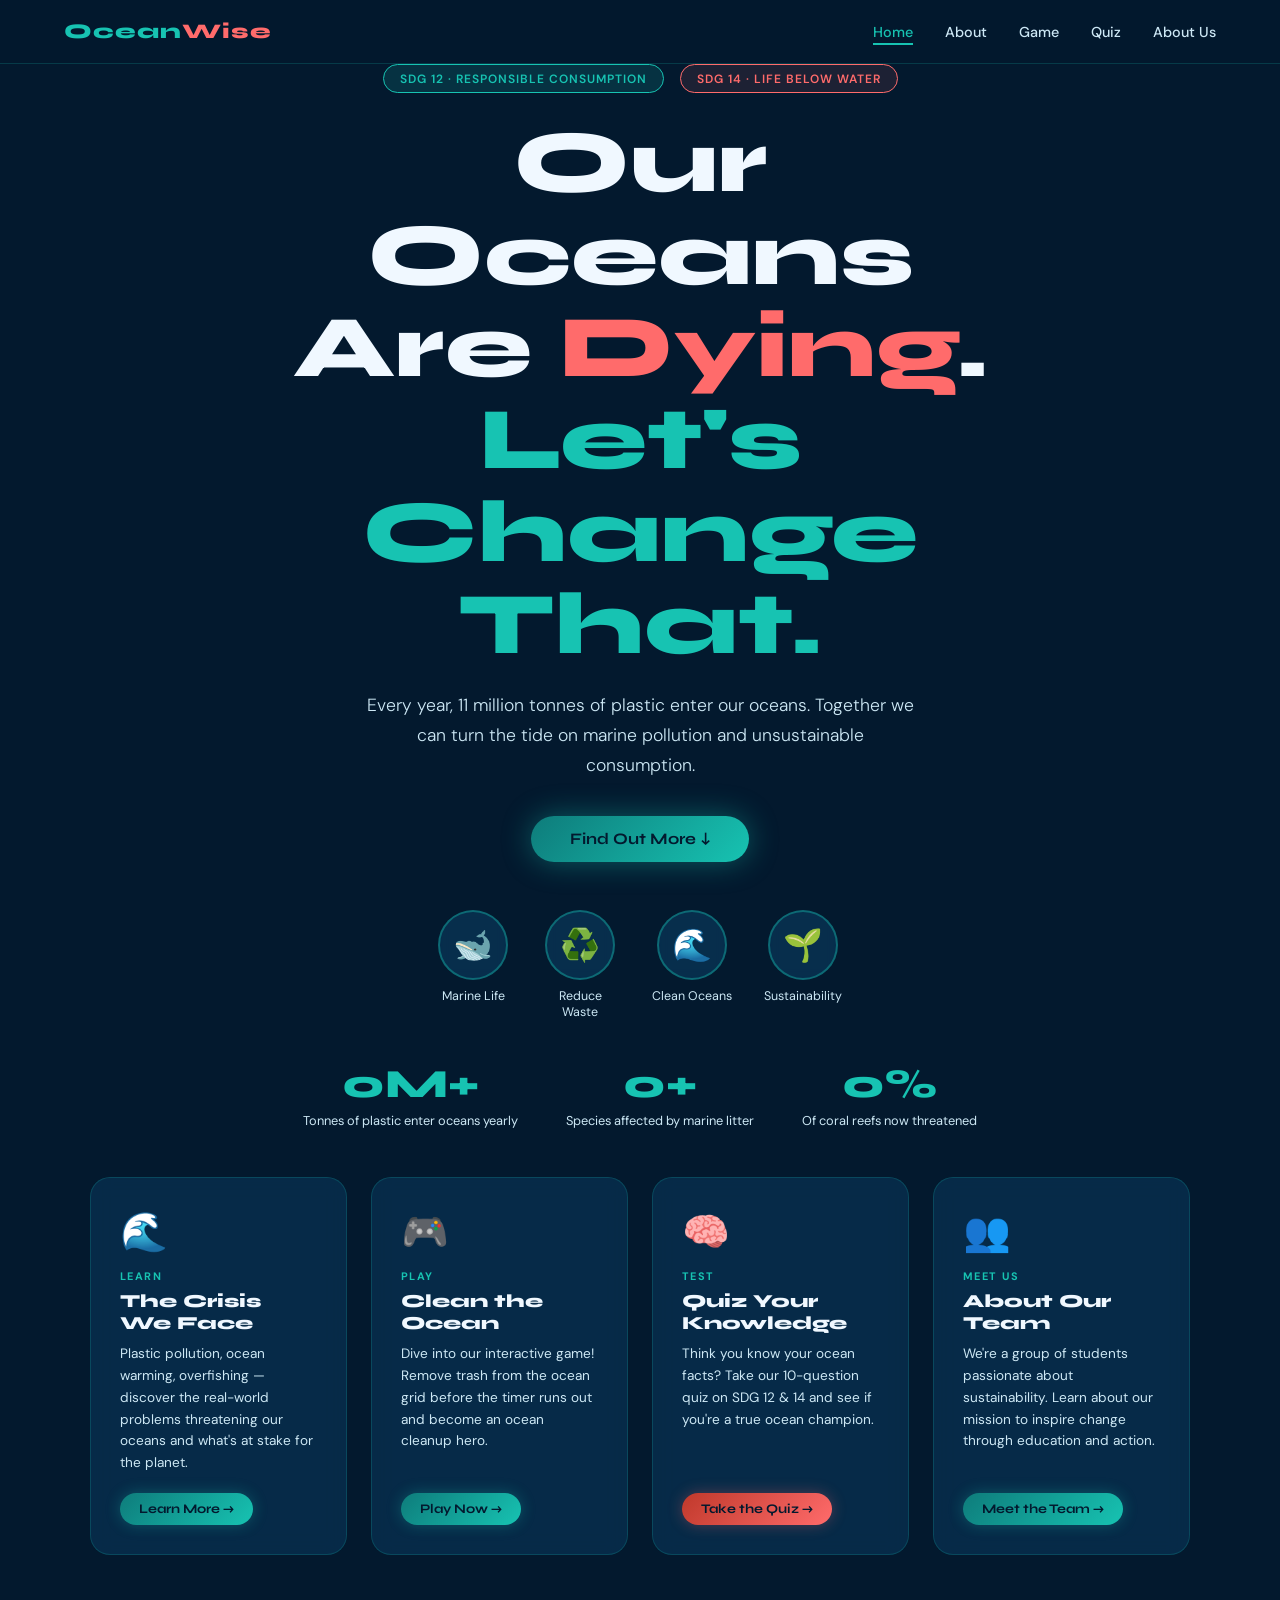
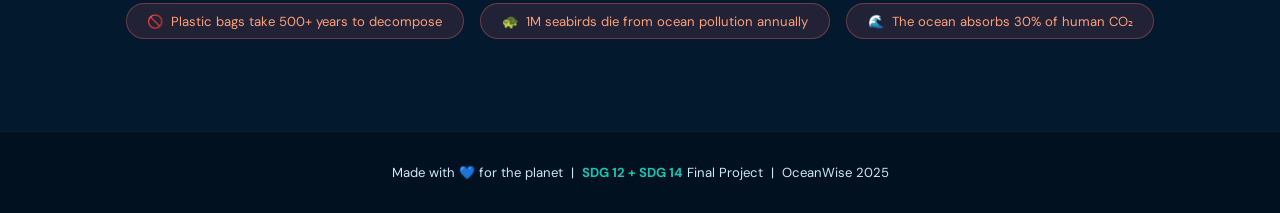
<file: index.html>
<!DOCTYPE html>
<html lang="en">
<head>
<meta charset="UTF-8">
<meta name="viewport" content="width=device-width, initial-scale=1.0">
<title>OceanWise — SDG 12 & 14</title>
<link href="https://fonts.googleapis.com/css2?family=Syne:wght@400;600;700;800&family=DM+Sans:ital,wght@0,300;0,400;0,500;1,300&display=swap" rel="stylesheet">
<link rel="stylesheet" href="index.css">
</head>
<body>
 
<nav>
  <a href="index.html" class="nav-logo">Ocean<span>Wise</span></a>
  <ul class="nav-links" id="navLinks">
    <li><a href="index.html" class="active">Home</a></li>
    <li><a href="about.html">About</a></li>
    <li><a href="game.html">Game</a></li>
    <li><a href="quiz.html">Quiz</a></li>
    <li><a href="aboutus.html">About Us</a></li>
  </ul>
  <div class="nav-burger" onclick="document.getElementById('navLinks').classList.toggle('open')">
    <span></span><span></span><span></span>
  </div>
</nav>
 
<section id="home">
  <canvas id="wave-canvas"></canvas>
 
  <!-- Hero -->
  <div class="home-content">
    <div class="sdg-badges">
      <div class="badge">SDG 12 · Responsible Consumption</div>
      <div class="badge coral">SDG 14 · Life Below Water</div>
    </div>
    <h1 class="home-title">
      Our Oceans<br>Are <span class="accent2">Dying</span>.<br>
      <span class="accent">Let's Change That.</span>
    </h1>
    <p class="home-sub">Every year, 11 million tonnes of plastic enter our oceans. Together we can turn the tide on marine pollution and unsustainable consumption.</p>
    <a href="about.html" class="btn-primary">Find Out More ↓</a>
  </div>
 
  <!-- Floating icons -->
  <div class="icons-row">
    <div class="icon-item"><div class="icon-circle">🐋</div><div class="icon-label">Marine Life</div></div>
    <div class="icon-item"><div class="icon-circle">♻️</div><div class="icon-label">Reduce Waste</div></div>
    <div class="icon-item"><div class="icon-circle">🌊</div><div class="icon-label">Clean Oceans</div></div>
    <div class="icon-item"><div class="icon-circle">🌱</div><div class="icon-label">Sustainability</div></div>
  </div>
 
  <!-- Counters -->
  <div class="counters">
    <div class="counter-item">
      <div><span class="counter-num" data-target="11">0</span><span class="counter-suffix">M+</span></div>
      <div class="counter-label">Tonnes of plastic enter oceans yearly</div>
    </div>
    <div class="counter-item">
      <div><span class="counter-num" data-target="700">0</span><span class="counter-suffix">+</span></div>
      <div class="counter-label">Species affected by marine litter</div>
    </div>
    <div class="counter-item">
      <div><span class="counter-num" data-target="50">0</span><span class="counter-suffix">%</span></div>
      <div class="counter-label">Of coral reefs now threatened</div>
    </div>
  </div>
 
  <!-- Section preview cards -->
  <div class="sections-grid">
    <div class="section-card">
      <div class="sc-icon">🌊</div>
      <div class="sc-tag">Learn</div>
      <div class="sc-title">The Crisis We Face</div>
      <div class="sc-desc">Plastic pollution, ocean warming, overfishing — discover the real-world problems threatening our oceans and what's at stake for the planet.</div>
      <a href="about.html" class="btn-learn">Learn More →</a>
    </div>
    <div class="section-card">
      <div class="sc-icon">🎮</div>
      <div class="sc-tag">Play</div>
      <div class="sc-title">Clean the Ocean</div>
      <div class="sc-desc">Dive into our interactive game! Remove trash from the ocean grid before the timer runs out and become an ocean cleanup hero.</div>
      <a href="game.html" class="btn-learn">Play Now →</a>
    </div>
    <div class="section-card">
      <div class="sc-icon">🧠</div>
      <div class="sc-tag">Test</div>
      <div class="sc-title">Quiz Your Knowledge</div>
      <div class="sc-desc">Think you know your ocean facts? Take our 10-question quiz on SDG 12 & 14 and see if you're a true ocean champion.</div>
      <a href="quiz.html" class="btn-learn coral-btn">Take the Quiz →</a>
    </div>
    <div class="section-card">
      <div class="sc-icon">👥</div>
      <div class="sc-tag">Meet Us</div>
      <div class="sc-title">About Our Team</div>
      <div class="sc-desc">We're a group of students passionate about sustainability. Learn about our mission to inspire change through education and action.</div>
      <a href="aboutus.html" class="btn-learn">Meet the Team →</a>
    </div>
  </div>
 
  <!-- Awareness pills -->
  <div class="awareness-strip">
    <div class="awareness-pill"><span>🚫</span> Plastic bags take 500+ years to decompose</div>
    <div class="awareness-pill"><span>🐢</span> 1M seabirds die from ocean pollution annually</div>
    <div class="awareness-pill"><span>🌊</span> The ocean absorbs 30% of human CO₂</div>
  </div>
</section>
 
<footer>
  <p>Made with 💙 for the planet &nbsp;|&nbsp; <strong>SDG 12 + SDG 14</strong> Final Project &nbsp;|&nbsp; OceanWise 2025</p>
</footer>
 
<script scr="index.js"></script>
</body>
</html>
</file>
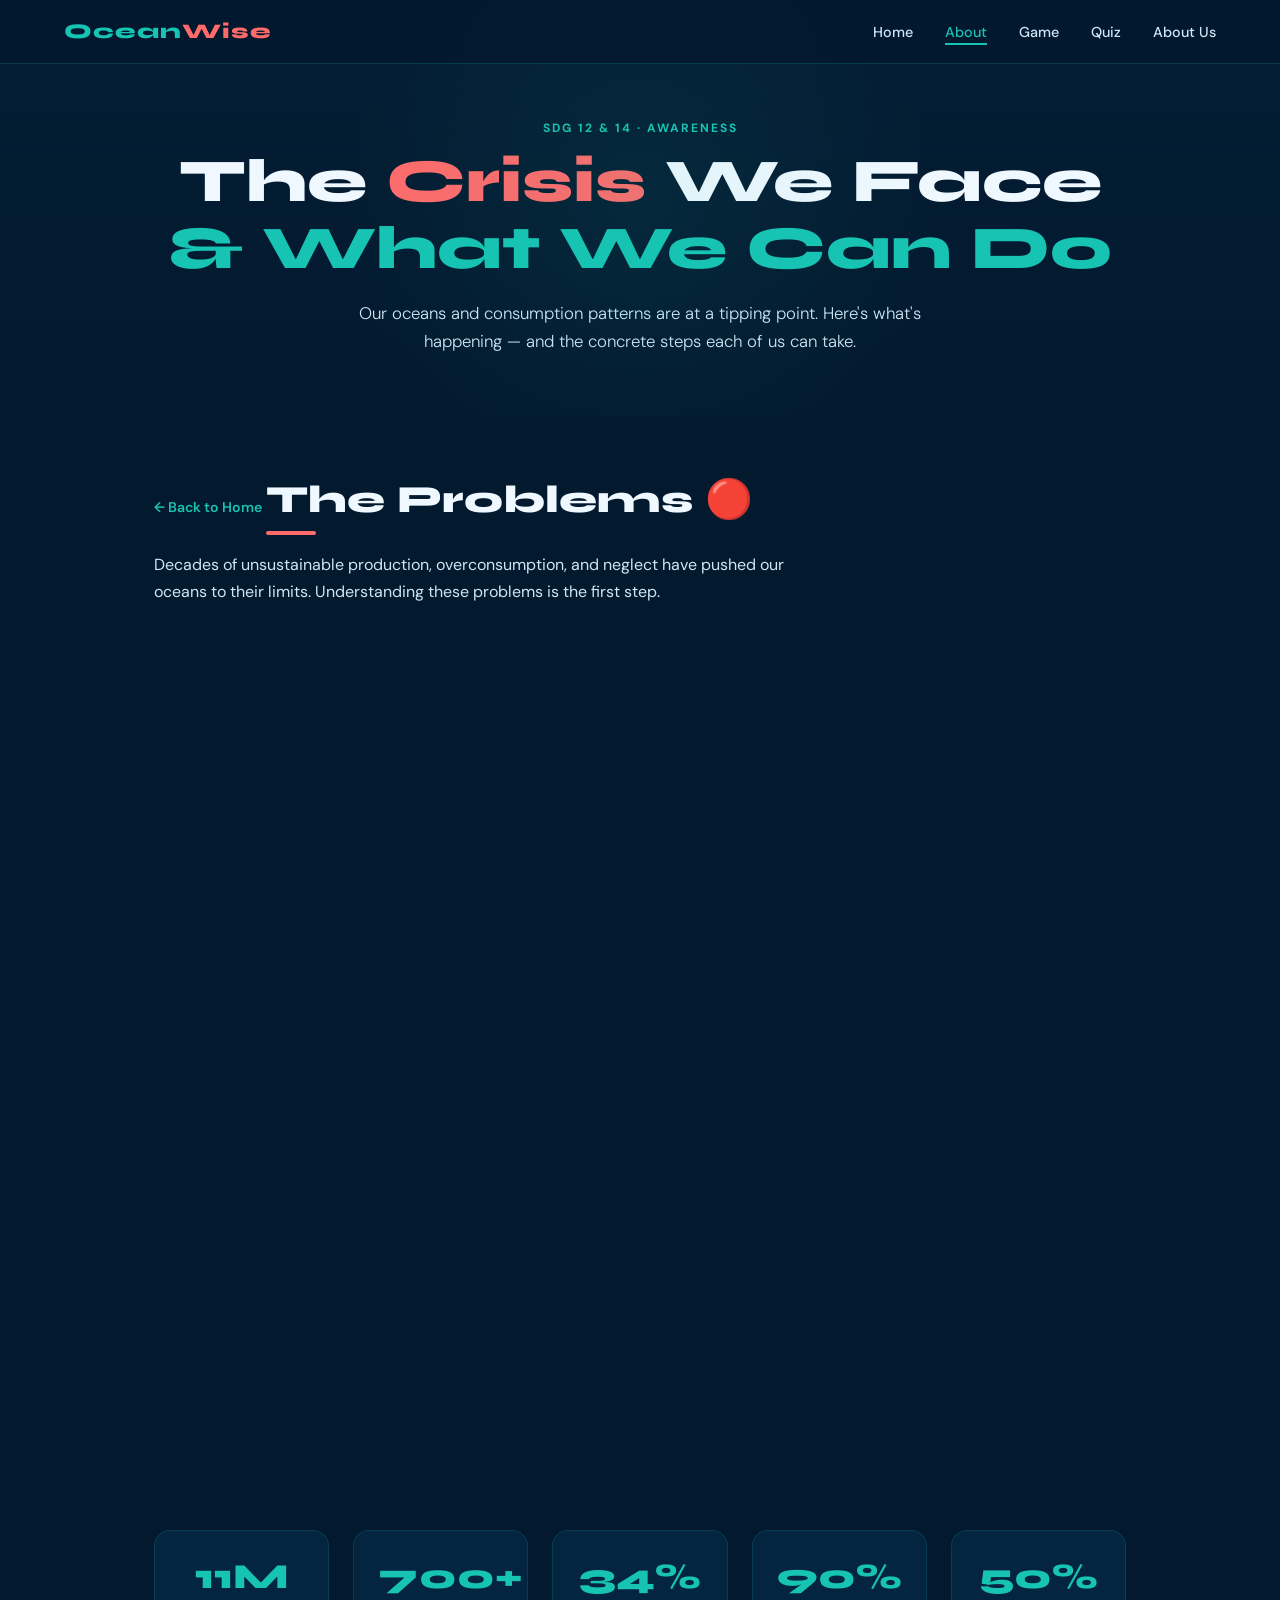
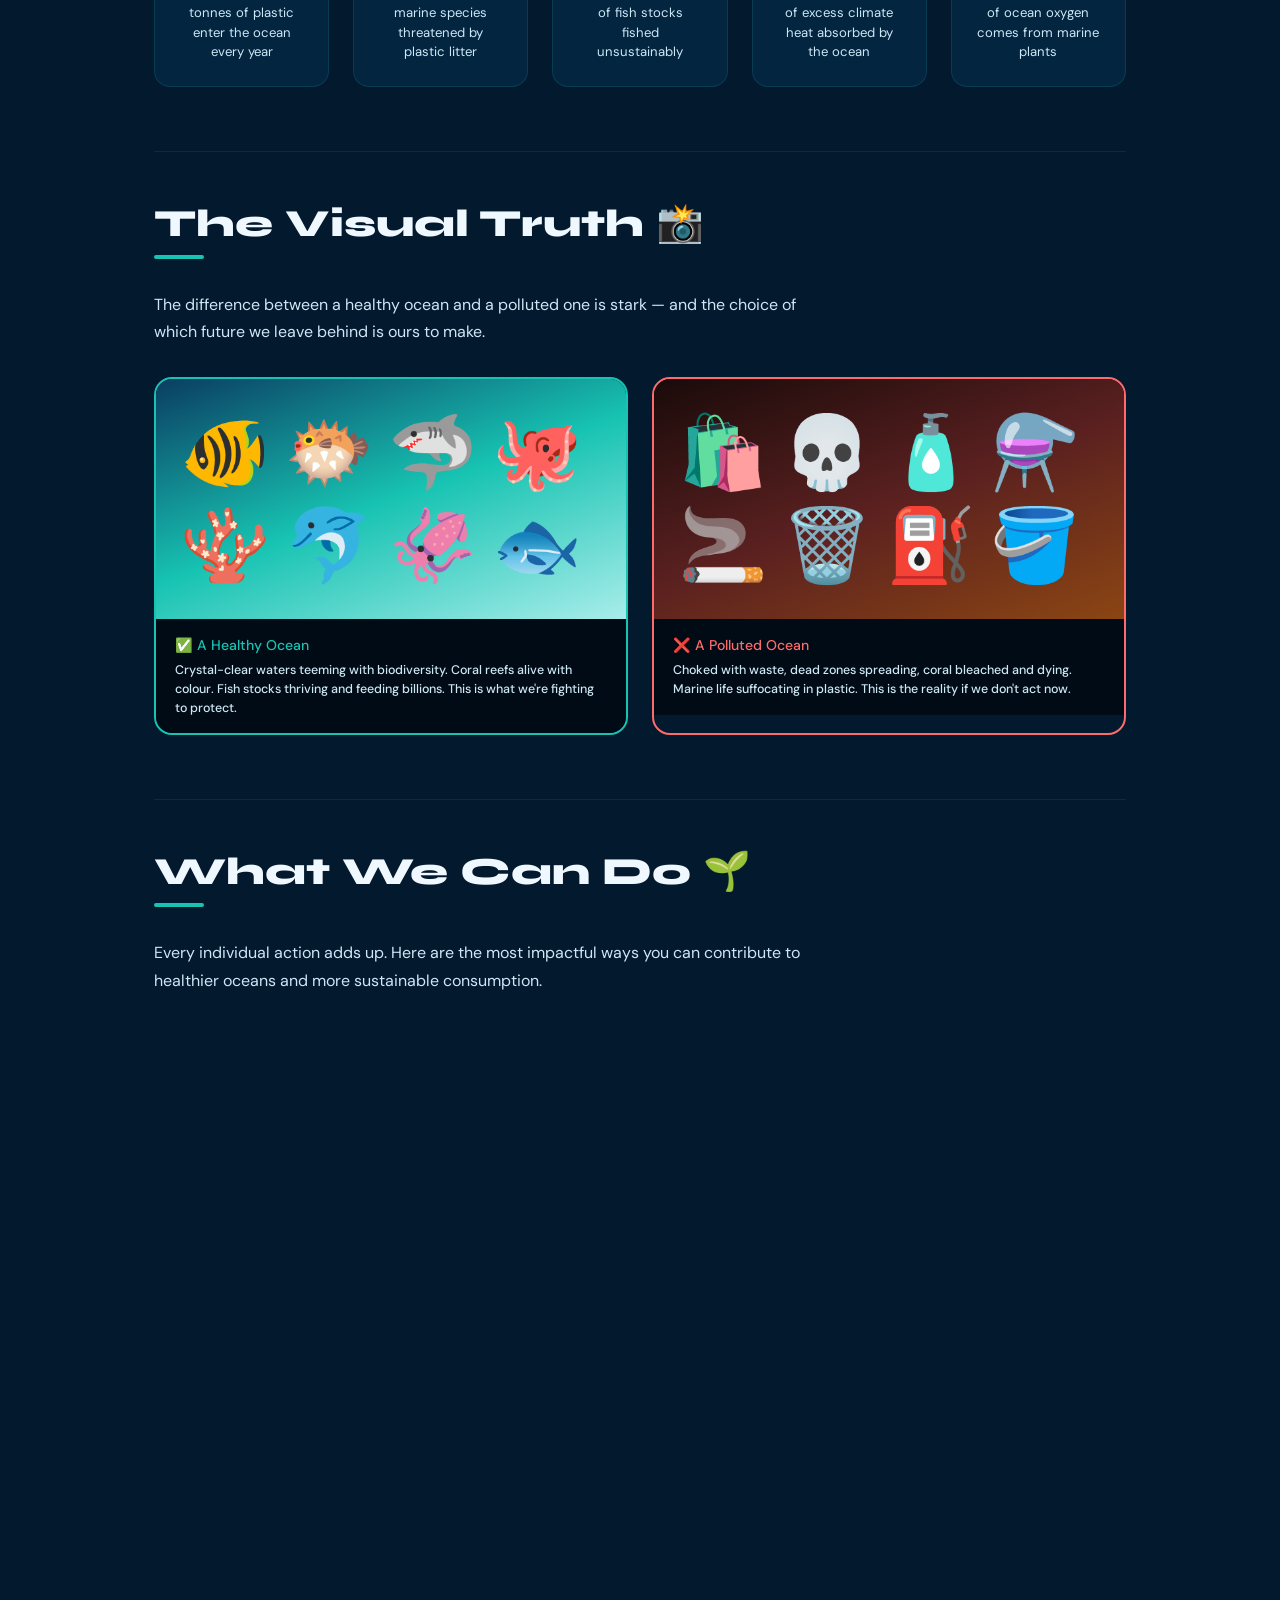
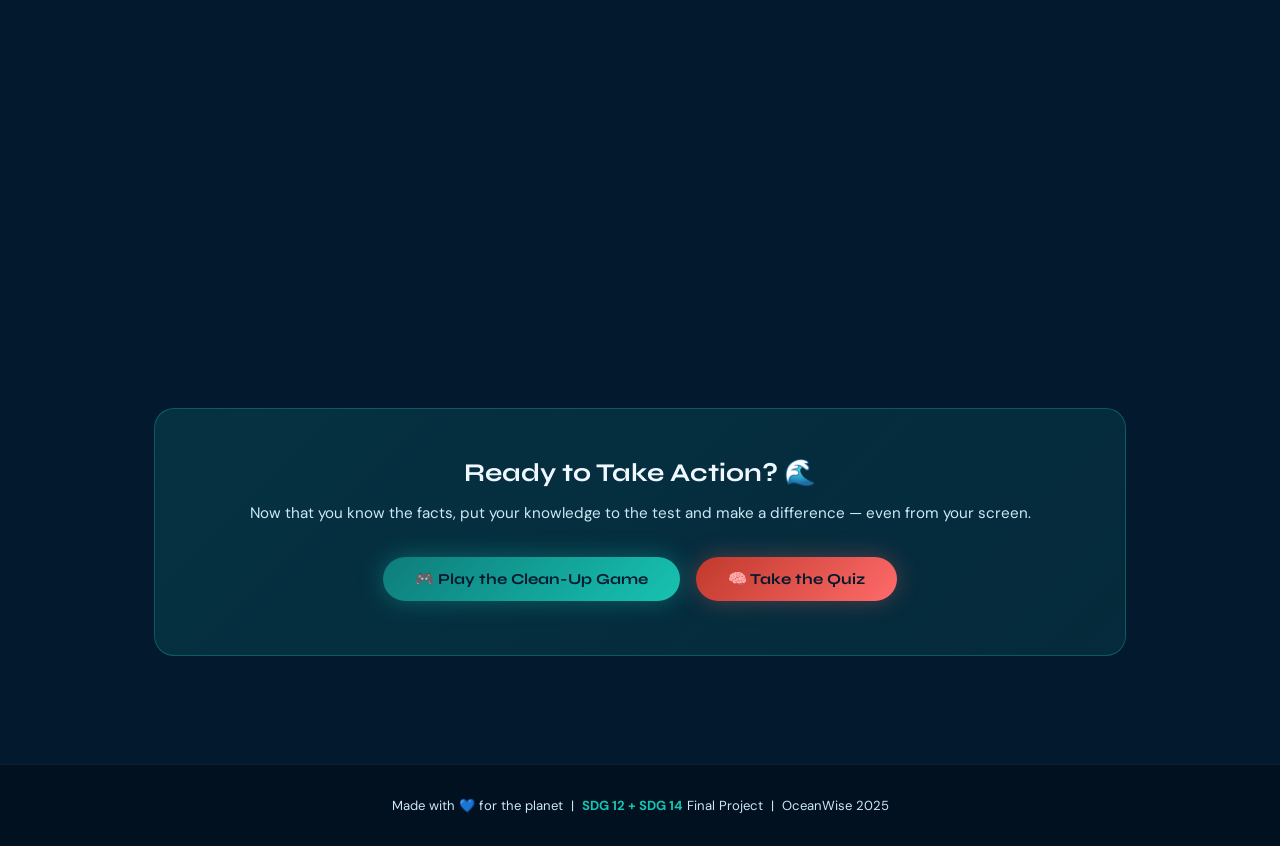
<file: about.html>
<!DOCTYPE html>
<html lang="en">
<head>
<meta charset="UTF-8">
<meta name="viewport" content="width=device-width, initial-scale=1.0">
<title>About — OceanWise</title>
<link href="https://fonts.googleapis.com/css2?family=Syne:wght@400;600;700;800&family=DM+Sans:ital,wght@0,300;0,400;0,500;1,300&display=swap" rel="stylesheet">
<link rel="stylesheet" href="about.css">
</head>
<body>

<nav>
  <a href="index.html" class="nav-logo">Ocean<span>Wise</span></a>
  <ul class="nav-links" id="navLinks">
    <li><a href="index.html">Home</a></li>
    <li><a href="about.html" class="active">About</a></li>
    <li><a href="game.html">Game</a></li>
    <li><a href="quiz.html">Quiz</a></li>
    <li><a href="aboutus.html">About Us</a></li>
  </ul>
  <div class="nav-burger" onclick="document.getElementById('navLinks').classList.toggle('open')">
    <span></span><span></span><span></span>
  </div>
</nav>

<!-- Hero -->
<div class="page-hero">
  <div class="page-tag">SDG 12 & 14 · Awareness</div>
  <h1 class="page-title">The <span class="accent2">Crisis</span> We Face<br><span class="accent">& What We Can Do</span></h1>
  <p class="page-subtitle">Our oceans and consumption patterns are at a tipping point. Here's what's happening — and the concrete steps each of us can take.</p>
</div>

<div class="content">
  <a href="index.html" class="back-link">← Back to Home</a>

  <!-- Problems -->
  <div class="section-label red">The Problems 🔴</div>
  <p style="color:var(--text-light);max-width:680px;line-height:1.7;margin-bottom:1rem;">Decades of unsustainable production, overconsumption, and neglect have pushed our oceans to their limits. Understanding these problems is the first step.</p>

  <div class="problems-grid">
    <div class="problem-card">
      <div class="p-icon">🧴</div>
      <h3>Plastic Pollution</h3>
      <p>Over 8 million metric tons of plastic enter our oceans each year. Microplastics have infiltrated every corner of the ocean — from surface waters to the deepest trenches — and now appear in the seafood we eat and the water we drink.</p>
      <span class="stat-chip">📊 11M tonnes/year entering oceans</span>
    </div>
    <div class="problem-card">
      <div class="p-icon">🌡️</div>
      <h3>Ocean Warming & Acidification</h3>
      <p>The ocean has absorbed over 90% of the excess heat from climate change and about 30% of all human CO₂ emissions. This causes mass coral bleaching events, rising sea levels, and the acidification of seawater — making it harder for shellfish and coral to form shells.</p>
      <span class="stat-chip">🌡️ +0.13°C per decade since 1901</span>
    </div>
    <div class="problem-card">
      <div class="p-icon">🎣</div>
      <h3>Overfishing</h3>
      <p>More than 34% of the world's fish stocks are exploited at biologically unsustainable levels. Industrial fishing fleets use destructive methods — bottom trawling, dynamite fishing — that obliterate entire coral reef ecosystems and seagrass beds in minutes.</p>
      <span class="stat-chip">🎣 34% of stocks overfished</span>
    </div>
    <div class="problem-card">
      <div class="p-icon">🏭</div>
      <h3>Overconsumption & Waste</h3>
      <p>Global material consumption tripled between 1970 and 2017 and is projected to double again by 2060. Our throwaway culture generates billions of tonnes of waste annually — much of which ends up polluting land and water systems worldwide.</p>
      <span class="stat-chip">🗑️ 2.1B tonnes of solid waste/year</span>
    </div>
    <div class="problem-card">
      <div class="p-icon">⚗️</div>
      <h3>Chemical & Nutrient Pollution</h3>
      <p>Agricultural fertilisers, industrial discharge, and untreated sewage wash vast quantities of nitrogen and phosphorus into coastal waters. This triggers toxic algal blooms and creates massive "dead zones" — oxygen-depleted areas where almost no marine life can survive.</p>
      <span class="stat-chip">💀 700+ dead zones worldwide</span>
    </div>
    <div class="problem-card">
      <div class="p-icon">🪸</div>
      <h3>Coral Reef Collapse</h3>
      <p>Coral reefs support an estimated 25% of all marine species yet cover less than 1% of the ocean floor. Half of the world's shallow-water coral reefs have been lost in the last 30 years due to bleaching, ocean acidification, and physical destruction.</p>
      <span class="stat-chip">🪸 50% of reefs lost since 1950</span>
    </div>
  </div>

  <!-- Key stats -->
  <div class="stats-row">
    <div class="stat-box"><div class="stat-num">11M</div><div class="stat-desc">tonnes of plastic enter the ocean every year</div></div>
    <div class="stat-box"><div class="stat-num">700+</div><div class="stat-desc">marine species threatened by plastic litter</div></div>
    <div class="stat-box"><div class="stat-num">34%</div><div class="stat-desc">of fish stocks fished unsustainably</div></div>
    <div class="stat-box"><div class="stat-num">90%</div><div class="stat-desc">of excess climate heat absorbed by the ocean</div></div>
    <div class="stat-box"><div class="stat-num">50%</div><div class="stat-desc">of ocean oxygen comes from marine plants</div></div>
  </div>

  <hr class="divider">

  <!-- Compare -->
  <div class="section-label">The Visual Truth 📸</div>
  <p style="color:var(--text-light);max-width:680px;line-height:1.7;margin:1rem 0 .5rem;">The difference between a healthy ocean and a polluted one is stark — and the choice of which future we leave behind is ours to make.</p>

  <div class="compare-wrap">
    <div class="compare-card clean">
      <div class="ocean-illustration ocean-clean">🐠 🐡 🦈 🐙 🪸 🐬 🦑 🐟</div>
      <div class="compare-label c">
        ✅ A Healthy Ocean
        <div class="compare-caption">Crystal-clear waters teeming with biodiversity. Coral reefs alive with colour. Fish stocks thriving and feeding billions. This is what we're fighting to protect.</div>
      </div>
    </div>
    <div class="compare-card dirty">
      <div class="ocean-illustration ocean-dirty">🛍️ 💀 🧴 ⚗️ 🚬 🗑️ ⛽ 🪣</div>
      <div class="compare-label d">
        ❌ A Polluted Ocean
        <div class="compare-caption">Choked with waste, dead zones spreading, coral bleached and dying. Marine life suffocating in plastic. This is the reality if we don't act now.</div>
      </div>
    </div>
  </div>

  <hr class="divider">

  <!-- Solutions -->
  <div class="section-label">What We Can Do 🌱</div>
  <p style="color:var(--text-light);max-width:680px;line-height:1.7;margin:1rem 0 .5rem;">Every individual action adds up. Here are the most impactful ways you can contribute to healthier oceans and more sustainable consumption.</p>

  <div class="solutions-list" id="solutionsList">
    <div class="solution-item">
      <div class="sol-icon">♻️</div>
      <div class="sol-text">
        <h4>Reduce, Reuse, Recycle</h4>
        <p>Eliminating single-use plastics from your daily routine is one of the highest-impact changes you can make. Choose reusable bags, bottles, straws, and containers. Support brands with verified sustainable packaging and closed-loop design.</p>
        <div class="sol-tip">💡 Tip: Carry a reusable cup — saving just one disposable cup per day means 365 fewer cups in landfills per year.</div>
      </div>
    </div>
    <div class="solution-item">
      <div class="sol-icon">🛒</div>
      <div class="sol-text">
        <h4>Consume Responsibly</h4>
        <p>Buy only what you need and choose sustainably sourced seafood certified by the Marine Stewardship Council (MSC) or Aquaculture Stewardship Council (ASC). Support circular economy businesses that design waste out of their products from the start.</p>
        <div class="sol-tip">💡 Tip: Check the Seafood Watch app before buying fish to see which choices are ocean-friendly.</div>
      </div>
    </div>
    <div class="solution-item">
      <div class="sol-icon">🏖️</div>
      <div class="sol-text">
        <h4>Join Clean-Up Initiatives</h4>
        <p>Participate in local beach, river, or neighbourhood clean-up events. A single volunteer session can remove hundreds of pieces of litter before they reach the ocean. Organisations like Ocean Conservancy run global clean-up days you can join.</p>
        <div class="sol-tip">💡 Tip: Log your finds during clean-ups — data on what litter is most common helps drive policy change.</div>
      </div>
    </div>
    <div class="solution-item">
      <div class="sol-icon">📢</div>
      <div class="sol-text">
        <h4>Advocate & Educate</h4>
        <p>Share what you learn with family, friends, and your community. Support policies that restrict single-use plastics, strengthen marine protected areas, and enforce fishing regulations. Write to representatives and sign evidence-based petitions.</p>
        <div class="sol-tip">💡 Tip: Sharing a single accurate fact about ocean pollution on social media reaches hundreds of people instantly.</div>
      </div>
    </div>
    <div class="solution-item">
      <div class="sol-icon">🌿</div>
      <div class="sol-text">
        <h4>Shift to Sustainable Habits</h4>
        <p>Reducing food waste, composting organic material, and eating more plant-rich meals all lower agricultural demand — cutting the runoff that creates ocean dead zones. Even small dietary shifts across billions of people have a measurable planetary impact.</p>
        <div class="sol-tip">💡 Tip: Reducing meat consumption by one meal per day can cut your food-related carbon footprint by up to 50%.</div>
      </div>
    </div>
    <div class="solution-item">
      <div class="sol-icon">💰</div>
      <div class="sol-text">
        <h4>Vote with Your Wallet</h4>
        <p>Every purchase is a vote for the kind of world you want. Choose companies that are transparent about their environmental impact, use renewable energy, minimise packaging, and actively contribute to ocean conservation efforts.</p>
        <div class="sol-tip">💡 Tip: Look for B Corp certification or third-party sustainability ratings when choosing brands.</div>
      </div>
    </div>
  </div>

  <!-- CTA -->
  <div class="cta-box">
    <h3>Ready to Take Action? 🌊</h3>
    <p>Now that you know the facts, put your knowledge to the test and make a difference — even from your screen.</p>
    <a href="game.html" class="btn-cta">🎮 Play the Clean-Up Game</a>
    <a href="quiz.html" class="btn-cta coral">🧠 Take the Quiz</a>
  </div>
</div>

<footer>
  <p>Made with 💙 for the planet &nbsp;|&nbsp; <strong>SDG 12 + SDG 14</strong> Final Project &nbsp;|&nbsp; OceanWise 2025</p>
</footer>

<script scr="about.js"></script>
</body>
</html>
</file>
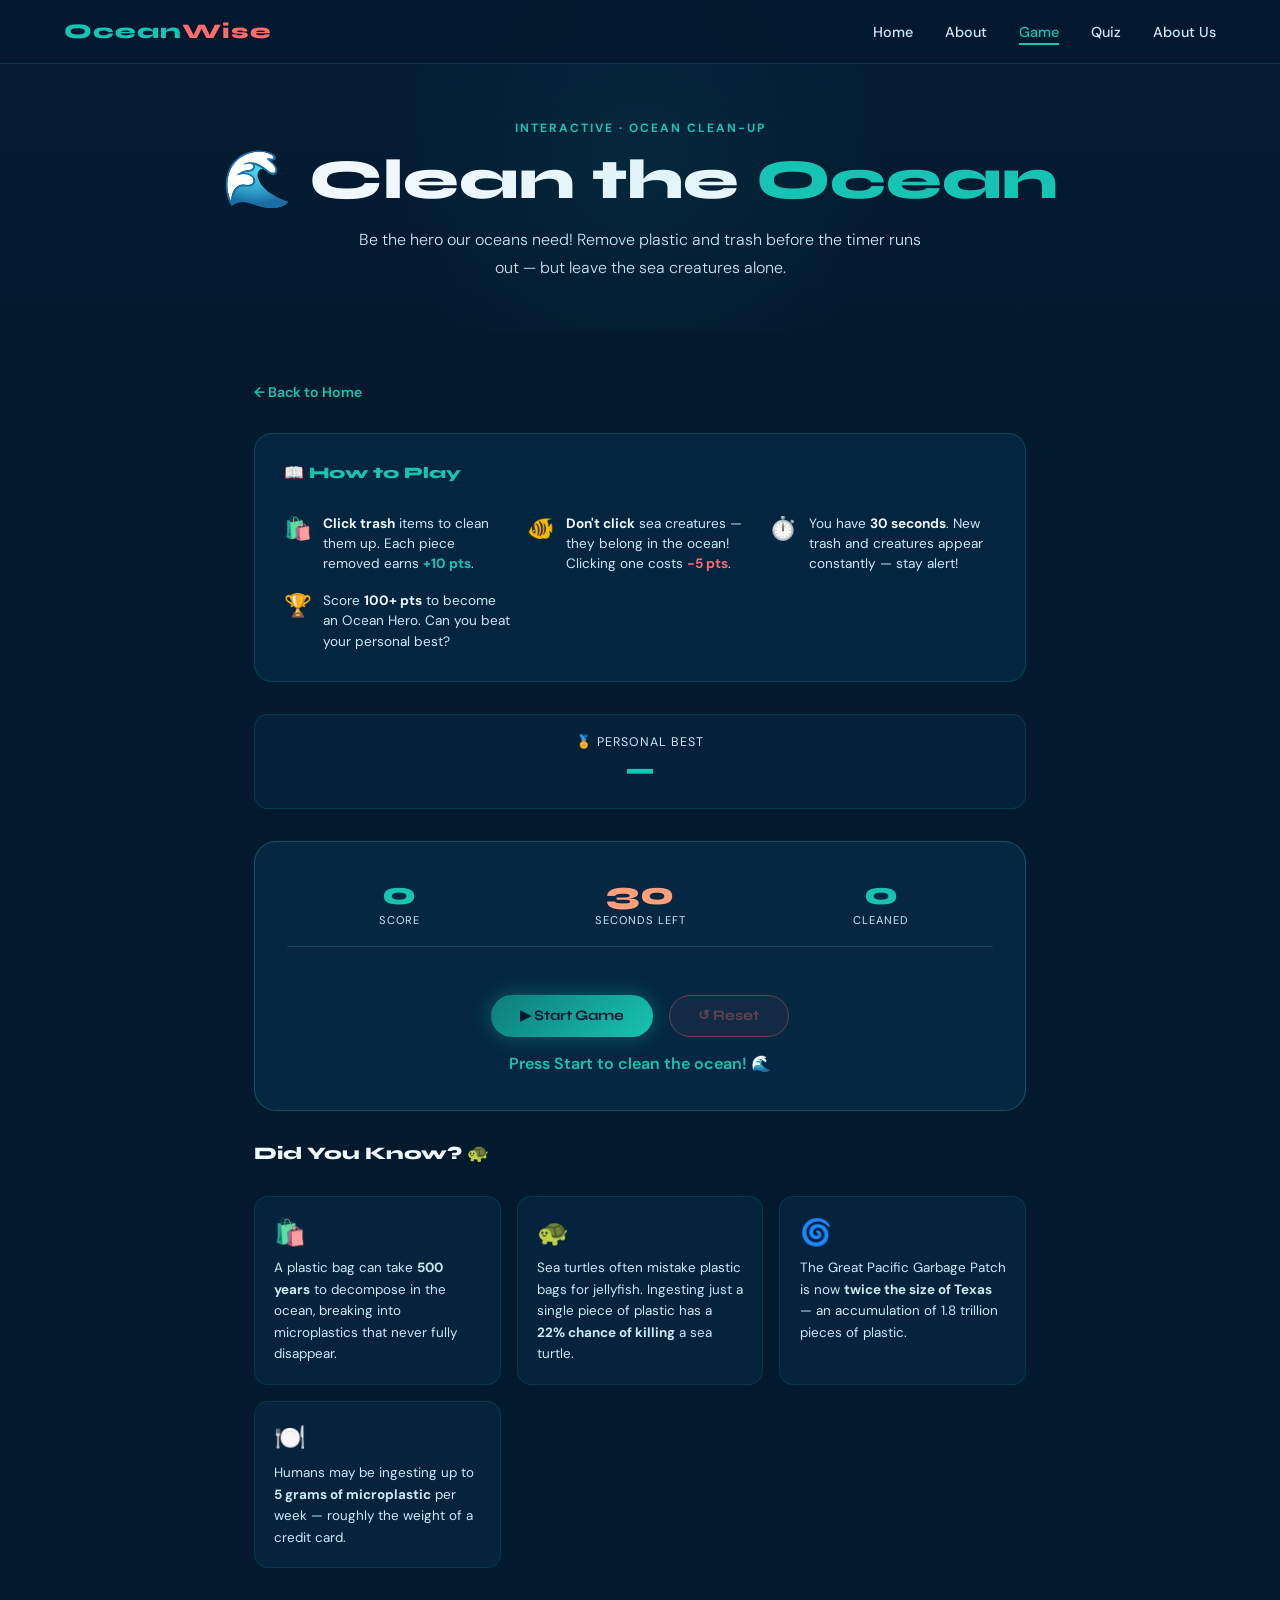
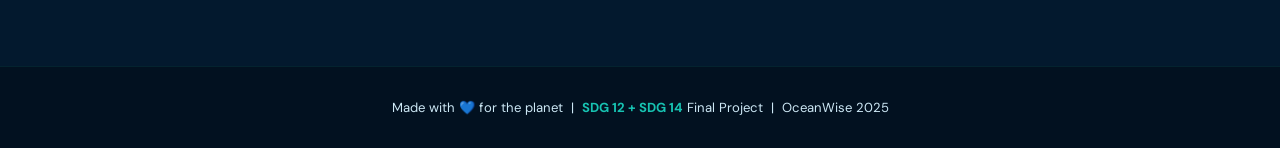
<file: game.html>
<!DOCTYPE html>
<html lang="en">
<head>
<meta charset="UTF-8">
<meta name="viewport" content="width=device-width, initial-scale=1.0">
<title>Game — OceanWise</title>
<link href="https://fonts.googleapis.com/css2?family=Syne:wght@400;600;700;800&family=DM+Sans:ital,wght@0,300;0,400;0,500;1,300&display=swap" rel="stylesheet">
<link rel="stylesheet" href="game.css">
</head>
<body>

<nav>
  <a href="index.html" class="nav-logo">Ocean<span>Wise</span></a>
  <ul class="nav-links" id="navLinks">
    <li><a href="index.html">Home</a></li>
    <li><a href="about.html">About</a></li>
    <li><a href="game.html" class="active">Game</a></li>
    <li><a href="quiz.html">Quiz</a></li>
    <li><a href="aboutus.html">About Us</a></li>
  </ul>
  <div class="nav-burger" onclick="document.getElementById('navLinks').classList.toggle('open')">
    <span></span><span></span><span></span>
  </div>
</nav>

<div class="page-hero">
  <div class="page-tag">Interactive · Ocean Clean-Up</div>
  <h1 class="page-title">🌊 Clean the <span class="accent">Ocean</span></h1>
  <p class="page-subtitle">Be the hero our oceans need! Remove plastic and trash before the timer runs out — but leave the sea creatures alone.</p>
</div>

<div class="content">
  <a href="index.html" class="back-link">← Back to Home</a>

  <!-- How to play -->
  <div class="how-to-play">
    <div class="htp-title">📖 How to Play</div>
    <div class="htp-item"><div class="htp-icon">🛍️</div><div class="htp-text"><strong>Click trash</strong> items to clean them up. Each piece removed earns <strong style="color:#17c3b2">+10 pts</strong>.</div></div>
    <div class="htp-item"><div class="htp-icon">🐠</div><div class="htp-text"><strong>Don't click</strong> sea creatures — they belong in the ocean! Clicking one costs <strong style="color:#ff6b6b">-5 pts</strong>.</div></div>
    <div class="htp-item"><div class="htp-icon">⏱️</div><div class="htp-text">You have <strong>30 seconds</strong>. New trash and creatures appear constantly — stay alert!</div></div>
    <div class="htp-item"><div class="htp-icon">🏆</div><div class="htp-text">Score <strong>100+ pts</strong> to become an Ocean Hero. Can you beat your personal best?</div></div>
  </div>

  <!-- Best score display -->
  <div class="best-score">
    <div class="label">🏅 Personal Best</div>
    <div class="val" id="bestDisplay">—</div>
  </div>

  <!-- Game -->
  <div id="game-area">
    <div class="game-hud">
      <div class="hud-item"><div class="hud-val" id="g-score">0</div><div class="hud-label">Score</div></div>
      <div class="hud-item timer" id="timerBox"><div class="hud-val" id="g-timer">30</div><div class="hud-label">Seconds Left</div></div>
      <div class="hud-item"><div class="hud-val" id="g-cleaned">0</div><div class="hud-label">Cleaned</div></div>
    </div>
    <div id="ocean-grid"></div>
    <div class="game-controls">
      <button class="btn-game btn-start" id="startBtn" onclick="startGame()">▶ Start Game</button>
      <button class="btn-game btn-reset" id="resetBtn" onclick="resetGame()" disabled>↺ Reset</button>
    </div>
    <div id="game-msg">Press Start to clean the ocean! 🌊</div>
  </div>

  <!-- Did you know -->
  <div style="font-family:'Syne',sans-serif;font-size:1.1rem;font-weight:800;margin-bottom:1rem;">Did You Know? 🐢</div>
  <div class="facts-grid">
    <div class="fact-card"><div class="fi">🛍️</div><p>A plastic bag can take <strong>500 years</strong> to decompose in the ocean, breaking into microplastics that never fully disappear.</p></div>
    <div class="fact-card"><div class="fi">🐢</div><p>Sea turtles often mistake plastic bags for jellyfish. Ingesting just a single piece of plastic has a <strong>22% chance of killing</strong> a sea turtle.</p></div>
    <div class="fact-card"><div class="fi">🌀</div><p>The Great Pacific Garbage Patch is now <strong>twice the size of Texas</strong> — an accumulation of 1.8 trillion pieces of plastic.</p></div>
    <div class="fact-card"><div class="fi">🍽️</div><p>Humans may be ingesting up to <strong>5 grams of microplastic</strong> per week — roughly the weight of a credit card.</p></div>
  </div>
</div>

<footer>
  <p>Made with 💙 for the planet &nbsp;|&nbsp; <strong>SDG 12 + SDG 14</strong> Final Project &nbsp;|&nbsp; OceanWise 2025</p>
</footer>

<script scr="game.js"></script>
</body>
</html>
</file>
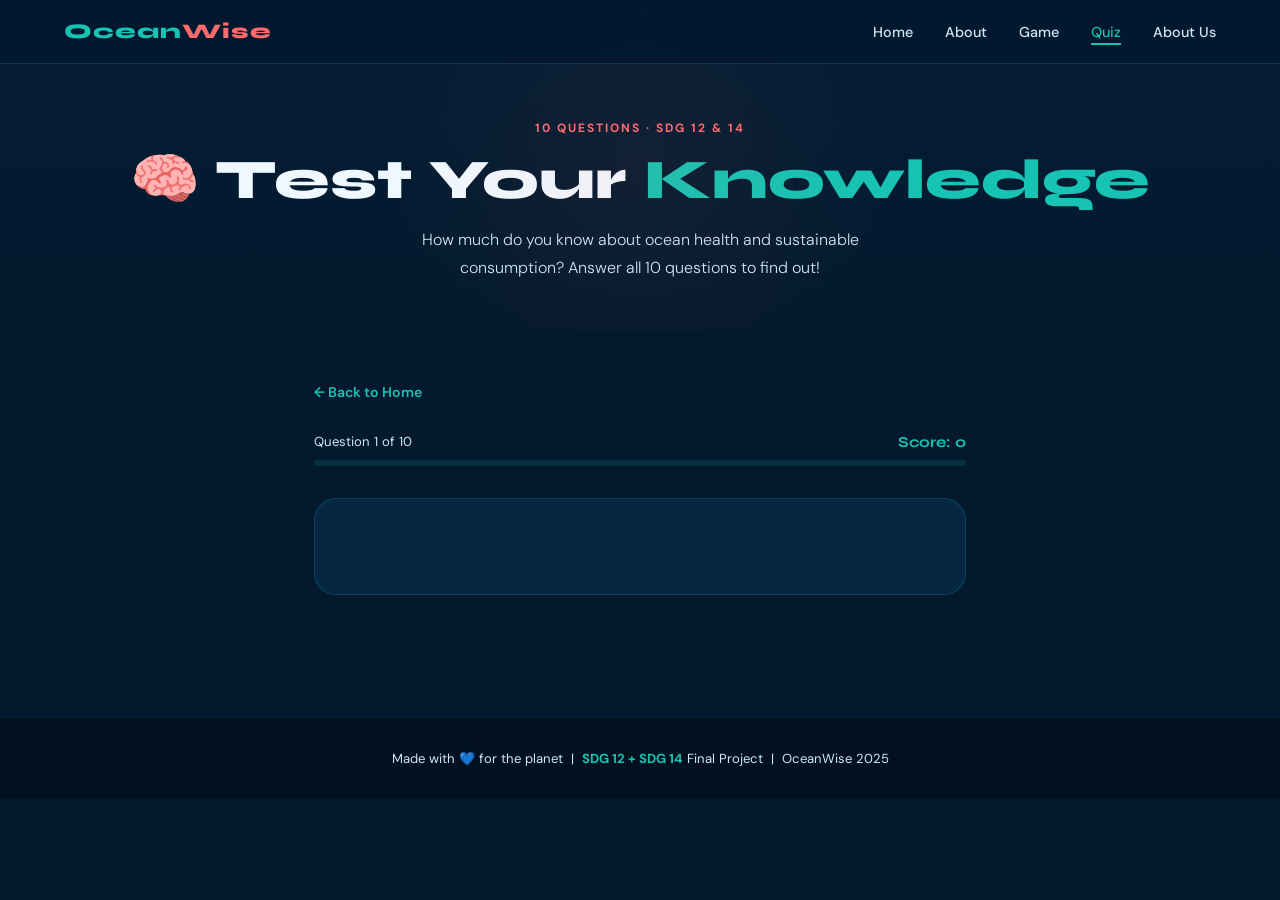
<file: quiz.html>
<!DOCTYPE html>
<html lang="en">
<head>
<meta charset="UTF-8">
<meta name="viewport" content="width=device-width, initial-scale=1.0">
<title>Quiz — OceanWise</title>
<link href="https://fonts.googleapis.com/css2?family=Syne:wght@400;600;700;800&family=DM+Sans:ital,wght@0,300;0,400;0,500;1,300&display=swap" rel="stylesheet">
<link rel="stylesheet" href="quiz.css">
</head>
<body>

<nav>
  <a href="index.html" class="nav-logo">Ocean<span>Wise</span></a>
  <ul class="nav-links" id="navLinks">
    <li><a href="index.html">Home</a></li>
    <li><a href="about.html">About</a></li>
    <li><a href="game.html">Game</a></li>
    <li><a href="quiz.html" class="active">Quiz</a></li>
    <li><a href="aboutus.html">About Us</a></li>
  </ul>
  <div class="nav-burger" onclick="document.getElementById('navLinks').classList.toggle('open')">
    <span></span><span></span><span></span>
  </div>
</nav>

<div class="page-hero">
  <div class="page-tag">10 Questions · SDG 12 & 14</div>
  <h1 class="page-title">🧠 Test Your <span class="accent">Knowledge</span></h1>
  <p class="page-subtitle">How much do you know about ocean health and sustainable consumption? Answer all 10 questions to find out!</p>
</div>

<div class="content">
  <a href="index.html" class="back-link">← Back to Home</a>

  <!-- Quiz body -->
  <div id="quiz-body">
    <div class="quiz-meta">
      <span class="q-counter" id="qNum">Question 1 of 10</span>
      <span class="q-score-live" id="qScoreLive">Score: 0</span>
    </div>
    <div class="progress-bar"><div class="progress-fill" id="progressFill" style="width:0%"></div></div>

    <div class="quiz-card" id="quizCard">
      <div class="quiz-q" id="qText"></div>
      <div class="options" id="qOptions"></div>
      <div class="feedback" id="qFeedback"></div>
    </div>

    <button class="btn-next" id="btnNext" onclick="nextQuestion()">Next Question →</button>
  </div>

  <!-- Result -->
  <div id="quiz-result">
    <div class="result-card" id="resultCard">
      <div class="r-emoji" id="rEmoji"></div>
      <div class="r-title" id="rTitle"></div>
      <div class="r-score" id="rScore"></div>
      <div class="score-breakdown">
        <div class="sb-item correct"><div class="sb-num" id="sbCorrect">0</div><div class="sb-label">✅ Correct</div></div>
        <div class="sb-item wrong"><div class="sb-num" id="sbWrong">0</div><div class="sb-label">❌ Wrong</div></div>
        <div class="sb-item"><div class="sb-num" id="sbPct" style="color:var(--ocean-cyan)">0%</div><div class="sb-label">Accuracy</div></div>
      </div>
      <div class="r-msg" id="rMsg"></div>
      <div class="r-actions">
        <button class="btn-restart" onclick="restartQuiz()">↺ Try Again</button>
        <a href="about.html" class="btn-goto">📖 Learn More</a>
      </div>
    </div>
  </div>
</div>

<footer>
  <p>Made with 💙 for the planet &nbsp;|&nbsp; <strong>SDG 12 + SDG 14</strong> Final Project &nbsp;|&nbsp; OceanWise 2025</p>
</footer>

<script scr="quiz.js"></script>
</body>
</html>
</file>
<file: index.css>
:root {
    --ocean-deep: #03192e;
    --ocean-mid: #0a3d62;
    --ocean-teal: #0e7c7b;
    --ocean-cyan: #17c3b2;
    --ocean-foam: #a8edea;
    --coral: #ff6b6b;
    --coral-light: #ffa07a;
    --white: #f0f8ff;
    --text-light: #cde8f5;
  }
  * { margin:0; padding:0; box-sizing:border-box; }
  html { scroll-behavior:smooth; }
  body { font-family:'DM Sans',sans-serif; background:var(--ocean-deep); color:var(--white); overflow-x:hidden; }
 
  /* NAV */
  nav {
    position:fixed; top:0; width:100%; z-index:1000;
    background:rgba(3,25,46,0.88); backdrop-filter:blur(14px);
    border-bottom:1px solid rgba(23,195,178,0.2);
    display:flex; align-items:center; justify-content:space-between;
    padding:0 5%; height:64px;
  }
  .nav-logo { font-family:'Syne',sans-serif; font-weight:800; font-size:1.3rem; color:var(--ocean-cyan); letter-spacing:1px; text-decoration:none; }
  .nav-logo span { color:var(--coral); }
  .nav-links { display:flex; gap:2rem; list-style:none; }
  .nav-links a { color:var(--text-light); text-decoration:none; font-size:.9rem; font-weight:500; position:relative; transition:color .3s; }
  .nav-links a::after { content:''; position:absolute; bottom:-4px; left:0; width:0; height:2px; background:var(--ocean-cyan); transition:width .3s; }
  .nav-links a:hover, .nav-links a.active { color:var(--ocean-cyan); }
  .nav-links a:hover::after, .nav-links a.active::after { width:100%; }
  .nav-burger { display:none; flex-direction:column; gap:5px; cursor:pointer; }
  .nav-burger span { width:26px; height:2px; background:var(--ocean-cyan); border-radius:2px; }
 
  /* HERO */
  #home {
    position:relative; overflow:hidden; min-height:100vh;
    display:flex; flex-direction:column;
    align-items:center; justify-content:center;
    padding:64px 5% 60px;
  }
  #wave-canvas { position:absolute; bottom:0; left:0; width:100%; height:100%; z-index:0; }
 
  .home-content { position:relative; z-index:2; text-align:center; max-width:820px; }
 
  .sdg-badges { display:flex; gap:1rem; justify-content:center; margin-bottom:1.5rem; flex-wrap:wrap; }
  .badge {
    background:rgba(23,195,178,0.15); border:1px solid var(--ocean-cyan);
    border-radius:30px; padding:.35rem 1rem; font-size:.75rem; font-weight:600;
    letter-spacing:1px; color:var(--ocean-cyan); text-transform:uppercase;
  }
  .badge.coral { border-color:var(--coral); color:var(--coral); background:rgba(255,107,107,0.1); }
 
  .home-title {
    font-family:'Syne',sans-serif;
    font-size:clamp(2.8rem,7vw,5.5rem);
    font-weight:800; line-height:1.05; margin-bottom:1.2rem;
  }
  .home-title .accent { color:var(--ocean-cyan); }
  .home-title .accent2 { color:var(--coral); }
 
  .home-sub {
    font-size:1.1rem; color:var(--text-light);
    max-width:560px; margin:0 auto 2.2rem; line-height:1.7; font-weight:300;
  }
 
  .btn-primary {
    display:inline-block;
    background:linear-gradient(135deg,var(--ocean-teal),var(--ocean-cyan));
    color:var(--ocean-deep); padding:.85rem 2.4rem;
    border-radius:50px; font-weight:700; font-size:1rem;
    cursor:pointer; border:none; text-decoration:none;
    box-shadow:0 0 30px rgba(23,195,178,0.4);
    transition:transform .2s, box-shadow .2s;
    font-family:'Syne',sans-serif;
  }
  .btn-primary:hover { transform:translateY(-3px); box-shadow:0 0 50px rgba(23,195,178,0.6); }
 
  /* Icons */
  .icons-row { display:flex; justify-content:center; gap:2rem; margin:3rem 0 2.5rem; flex-wrap:wrap; position:relative; z-index:2; }
  .icon-item { display:flex; flex-direction:column; align-items:center; gap:.5rem; animation:float 4s ease-in-out infinite; }
  .icon-item:nth-child(2) { animation-delay:.8s; }
  .icon-item:nth-child(3) { animation-delay:1.6s; }
  .icon-item:nth-child(4) { animation-delay:2.4s; }
  @keyframes float { 0%,100%{transform:translateY(0)} 50%{transform:translateY(-10px)} }
  .icon-circle {
    width:70px; height:70px; border-radius:50%;
    display:flex; align-items:center; justify-content:center; font-size:2rem;
    border:2px solid rgba(23,195,178,0.4); background:rgba(10,61,98,0.6); backdrop-filter:blur(6px);
  }
  .icon-label { font-size:.78rem; color:var(--text-light); text-align:center; max-width:80px; }
 
  /* Counters */
  .counters { display:flex; justify-content:center; gap:3rem; flex-wrap:wrap; margin-bottom:3rem; position:relative; z-index:2; }
  .counter-item { text-align:center; }
  .counter-num { font-family:'Syne',sans-serif; font-size:2.5rem; font-weight:800; color:var(--ocean-cyan); line-height:1; }
  .counter-suffix { color:var(--ocean-cyan); font-family:'Syne',sans-serif; font-size:2.5rem; font-weight:800; }
  .counter-label { font-size:.8rem; color:var(--text-light); margin-top:.25rem; }
 
  /* Section preview cards */
  .sections-grid {
    display:grid; grid-template-columns:repeat(auto-fit,minmax(240px,1fr));
    gap:1.5rem; margin-bottom:3rem; position:relative; z-index:2; max-width:1100px; width:100%;
  }
  .section-card {
    background:rgba(10,61,98,0.5); border:1px solid rgba(23,195,178,0.2);
    border-radius:20px; padding:1.8rem;
    backdrop-filter:blur(10px);
    transition:transform .3s, border-color .3s, box-shadow .3s;
    display:flex; flex-direction:column;
  }
  .section-card:hover { transform:translateY(-8px); border-color:var(--ocean-cyan); box-shadow:0 20px 40px rgba(23,195,178,0.1); }
  .sc-icon { font-size:2.4rem; margin-bottom:.8rem; }
  .sc-tag { font-size:.68rem; font-weight:700; letter-spacing:1.5px; text-transform:uppercase; color:var(--ocean-cyan); margin-bottom:.4rem; }
  .sc-title { font-family:'Syne',sans-serif; font-size:1.15rem; font-weight:800; margin-bottom:.6rem; }
  .sc-desc { font-size:.85rem; color:var(--text-light); line-height:1.6; flex:1; margin-bottom:1.2rem; }
  .btn-learn {
    display:inline-flex; align-items:center; gap:.4rem;
    color:var(--ocean-deep); background:linear-gradient(135deg,var(--ocean-teal),var(--ocean-cyan));
    font-size:.82rem; font-weight:700; font-family:'Syne',sans-serif;
    padding:.5rem 1.2rem; border-radius:50px; text-decoration:none;
    width:fit-content; transition:transform .2s, box-shadow .2s;
    box-shadow:0 0 15px rgba(23,195,178,0.3);
  }
  .btn-learn:hover { transform:translateX(4px); box-shadow:0 0 25px rgba(23,195,178,0.5); }
  .btn-learn.coral-btn { background:linear-gradient(135deg,#c0392b,var(--coral)); box-shadow:0 0 15px rgba(255,107,107,0.3); }
  .btn-learn.coral-btn:hover { box-shadow:0 0 25px rgba(255,107,107,0.5); }
 
  /* Awareness strip */
  .awareness-strip {
    display:flex; gap:1rem; justify-content:center;
    flex-wrap:wrap; position:relative; z-index:2; margin-bottom:2rem;
  }
  .awareness-pill {
    background:rgba(255,107,107,0.12); border:1px solid rgba(255,107,107,0.35);
    border-radius:50px; padding:.55rem 1.3rem;
    font-size:.82rem; color:var(--coral-light);
    display:flex; align-items:center; gap:.5rem;
    animation:fadeSlide 1s ease both;
  }
  .awareness-pill:nth-child(2) { animation-delay:.2s; }
  .awareness-pill:nth-child(3) { animation-delay:.4s; }
  @keyframes fadeSlide { from{opacity:0;transform:translateY(10px)} to{opacity:1;transform:translateY(0)} }
 
  /* Footer */
  footer { background:rgba(0,0,0,0.3); text-align:center; padding:2rem; font-size:.82rem; color:var(--text-light); border-top:1px solid rgba(23,195,178,0.1); }
  footer strong { color:var(--ocean-cyan); }
 
  ::-webkit-scrollbar { width:6px; }
  ::-webkit-scrollbar-track { background:var(--ocean-deep); }
  ::-webkit-scrollbar-thumb { background:var(--ocean-teal); border-radius:3px; }
 
  @media (max-width:640px) {
    .nav-links { display:none; flex-direction:column; position:absolute; top:64px; left:0; width:100%; background:rgba(3,25,46,.97); padding:1rem; gap:1rem; }
    .nav-links.open { display:flex; }
    .nav-burger { display:flex; }
  }
</file>
<file: about.css>
:root {
    --ocean-deep:#03192e; --ocean-mid:#0a3d62; --ocean-teal:#0e7c7b;
    --ocean-cyan:#17c3b2; --ocean-foam:#a8edea; --coral:#ff6b6b;
    --coral-light:#ffa07a; --white:#f0f8ff; --text-light:#cde8f5;
  }
  * { margin:0; padding:0; box-sizing:border-box; }
  html { scroll-behavior:smooth; }
  body { font-family:'DM Sans',sans-serif; background:var(--ocean-deep); color:var(--white); overflow-x:hidden; }

  nav {
    position:fixed; top:0; width:100%; z-index:1000;
    background:rgba(3,25,46,0.88); backdrop-filter:blur(14px);
    border-bottom:1px solid rgba(23,195,178,0.2);
    display:flex; align-items:center; justify-content:space-between;
    padding:0 5%; height:64px;
  }
  .nav-logo { font-family:'Syne',sans-serif; font-weight:800; font-size:1.3rem; color:var(--ocean-cyan); letter-spacing:1px; text-decoration:none; }
  .nav-logo span { color:var(--coral); }
  .nav-links { display:flex; gap:2rem; list-style:none; }
  .nav-links a { color:var(--text-light); text-decoration:none; font-size:.9rem; font-weight:500; position:relative; transition:color .3s; }
  .nav-links a::after { content:''; position:absolute; bottom:-4px; left:0; width:0; height:2px; background:var(--ocean-cyan); transition:width .3s; }
  .nav-links a:hover, .nav-links a.active { color:var(--ocean-cyan); }
  .nav-links a:hover::after, .nav-links a.active::after { width:100%; }
  .nav-burger { display:none; flex-direction:column; gap:5px; cursor:pointer; }
  .nav-burger span { width:26px; height:2px; background:var(--ocean-cyan); border-radius:2px; }

  /* Page hero */
  .page-hero {
    padding:120px 5% 60px; text-align:center;
    background:linear-gradient(180deg, #041e35 0%, var(--ocean-deep) 100%);
    position:relative; overflow:hidden;
  }
  .page-hero::before {
    content:''; position:absolute; top:-100px; left:50%; transform:translateX(-50%);
    width:600px; height:600px; border-radius:50%;
    background:radial-gradient(circle, rgba(23,195,178,0.08) 0%, transparent 70%);
  }
  .page-tag { font-size:.75rem; font-weight:700; letter-spacing:2px; text-transform:uppercase; color:var(--ocean-cyan); margin-bottom:.8rem; }
  .page-title { font-family:'Syne',sans-serif; font-size:clamp(2.2rem,5vw,3.8rem); font-weight:800; line-height:1.1; margin-bottom:1rem; }
  .page-title .accent { color:var(--ocean-cyan); }
  .page-title .accent2 { color:var(--coral); }
  .page-subtitle { font-size:1.05rem; color:var(--text-light); max-width:600px; margin:0 auto; line-height:1.7; font-weight:300; }

  /* Content wrapper */
  .content { max-width:1100px; margin:0 auto; padding:60px 5%; }

  .section-label {
    font-family:'Syne',sans-serif; font-size:clamp(1.6rem,4vw,2.4rem);
    font-weight:800; margin-bottom:1rem;
    position:relative; display:inline-block;
  }
  .section-label::after { content:''; display:block; width:50px; height:4px; background:var(--ocean-cyan); border-radius:2px; margin-top:.5rem; }
  .section-label.red::after { background:var(--coral); }

  /* Problems grid */
  .problems-grid { display:grid; grid-template-columns:repeat(auto-fit,minmax(290px,1fr)); gap:1.5rem; margin:2.5rem 0 4rem; }
  .problem-card {
    background:rgba(10,61,98,0.4); border:1px solid rgba(23,195,178,0.15);
    border-radius:18px; padding:1.8rem;
    opacity:0; transform:translateY(30px);
    transition:opacity .55s, transform .55s, border-color .3s;
  }
  .problem-card.visible { opacity:1; transform:translateY(0); }
  .problem-card:hover { border-color:var(--coral); }
  .p-icon { font-size:2.2rem; margin-bottom:.8rem; }
  .problem-card h3 { font-family:'Syne',sans-serif; font-size:1.1rem; margin-bottom:.5rem; color:var(--coral-light); }
  .problem-card p { font-size:.88rem; color:var(--text-light); line-height:1.7; }
  .stat-chip {
    display:inline-block; margin-top:.8rem;
    background:rgba(255,107,107,0.12); border:1px solid rgba(255,107,107,0.3);
    border-radius:20px; padding:.25rem .75rem; font-size:.75rem; color:var(--coral-light); font-weight:600;
  }

  /* Divider */
  .divider { border:none; border-top:1px solid rgba(23,195,178,0.12); margin:3rem 0; }

  /* Compare */
  .compare-wrap { display:flex; gap:1.5rem; flex-wrap:wrap; margin:2rem 0 4rem; }
  .compare-card { flex:1; min-width:270px; border-radius:18px; overflow:hidden; border:2px solid transparent; }
  .compare-card.clean { border-color:var(--ocean-cyan); }
  .compare-card.dirty { border-color:var(--coral); }
  .ocean-illustration { width:100%; height:240px; display:flex; align-items:center; justify-content:center; font-size:4.5rem; position:relative; flex-wrap:wrap; gap:.5rem; padding:1.5rem; }
  .ocean-clean { background:linear-gradient(160deg,#0a3d62,#17c3b2,#a8edea); }
  .ocean-dirty { background:linear-gradient(160deg,#1a0a0a,#5a2020,#8b4513); }
  .compare-label { padding:1rem 1.2rem; background:rgba(0,0,0,0.55); font-size:.88rem; font-weight:500; line-height:1.5; }
  .compare-label.c { color:var(--ocean-cyan); }
  .compare-label.d { color:var(--coral); }
  .compare-caption { font-size:.78rem; color:var(--text-light); margin-top:.3rem; }

  /* Timeline / stats row */
  .stats-row { display:flex; gap:1.5rem; flex-wrap:wrap; margin:2rem 0 4rem; }
  .stat-box {
    flex:1; min-width:160px;
    background:rgba(10,61,98,0.35); border:1px solid rgba(23,195,178,0.15);
    border-radius:16px; padding:1.5rem; text-align:center;
  }
  .stat-num { font-family:'Syne',sans-serif; font-size:2.2rem; font-weight:800; color:var(--ocean-cyan); }
  .stat-desc { font-size:.82rem; color:var(--text-light); margin-top:.3rem; line-height:1.5; }

  /* Solutions */
  .solutions-list { display:flex; flex-direction:column; gap:1rem; margin:2rem 0 3rem; }
  .solution-item {
    display:flex; align-items:flex-start; gap:1.2rem;
    background:rgba(10,61,98,0.35); border-left:3px solid var(--ocean-cyan);
    border-radius:0 14px 14px 0; padding:1.4rem;
    opacity:0; transform:translateX(-30px);
    transition:opacity .5s, transform .5s;
  }
  .solution-item.visible { opacity:1; transform:translateX(0); }
  .sol-icon { font-size:1.8rem; flex-shrink:0; }
  .sol-text h4 { font-family:'Syne',sans-serif; font-size:1.05rem; margin-bottom:.3rem; color:var(--ocean-cyan); }
  .sol-text p { font-size:.88rem; color:var(--text-light); line-height:1.7; }
  .sol-tip { font-size:.78rem; color:var(--ocean-foam); margin-top:.5rem; font-style:italic; }

  /* CTA */
  .cta-box {
    background:linear-gradient(135deg,rgba(14,124,123,0.25),rgba(23,195,178,0.1));
    border:1px solid rgba(23,195,178,0.3); border-radius:20px;
    padding:3rem; text-align:center; margin:3rem 0;
  }
  .cta-box h3 { font-family:'Syne',sans-serif; font-size:1.6rem; margin-bottom:.8rem; }
  .cta-box p { color:var(--text-light); margin-bottom:1.5rem; font-size:.95rem; line-height:1.7; }
  .btn-cta {
    display:inline-block; background:linear-gradient(135deg,var(--ocean-teal),var(--ocean-cyan));
    color:var(--ocean-deep); padding:.8rem 2rem; border-radius:50px;
    font-weight:700; font-family:'Syne',sans-serif; text-decoration:none; font-size:.95rem;
    box-shadow:0 0 25px rgba(23,195,178,0.35); transition:transform .2s; margin:.4rem;
  }
  .btn-cta:hover { transform:translateY(-3px); }
  .btn-cta.coral { background:linear-gradient(135deg,#c0392b,var(--coral)); box-shadow:0 0 25px rgba(255,107,107,0.3); }

  /* Back link */
  .back-link { display:inline-flex; align-items:center; gap:.4rem; color:var(--ocean-cyan); text-decoration:none; font-size:.88rem; font-weight:600; margin-bottom:2rem; transition:gap .2s; }
  .back-link:hover { gap:.8rem; }

  footer { background:rgba(0,0,0,0.3); text-align:center; padding:2rem; font-size:.82rem; color:var(--text-light); border-top:1px solid rgba(23,195,178,0.1); }
  footer strong { color:var(--ocean-cyan); }

  ::-webkit-scrollbar { width:6px; }
  ::-webkit-scrollbar-track { background:var(--ocean-deep); }
  ::-webkit-scrollbar-thumb { background:var(--ocean-teal); border-radius:3px; }

  @media (max-width:640px) {
    .nav-links { display:none; flex-direction:column; position:absolute; top:64px; left:0; width:100%; background:rgba(3,25,46,.97); padding:1rem; gap:1rem; }
    .nav-links.open { display:flex; }
    .nav-burger { display:flex; }
  }
</file>
<file: game.css>
:root {
    --ocean-deep:#03192e; --ocean-mid:#0a3d62; --ocean-teal:#0e7c7b;
    --ocean-cyan:#17c3b2; --coral:#ff6b6b; --coral-light:#ffa07a;
    --white:#f0f8ff; --text-light:#cde8f5;
  }
  * { margin:0; padding:0; box-sizing:border-box; }
  body { font-family:'DM Sans',sans-serif; background:var(--ocean-deep); color:var(--white); overflow-x:hidden; }

  nav {
    position:fixed; top:0; width:100%; z-index:1000;
    background:rgba(3,25,46,0.88); backdrop-filter:blur(14px);
    border-bottom:1px solid rgba(23,195,178,0.2);
    display:flex; align-items:center; justify-content:space-between;
    padding:0 5%; height:64px;
  }
  .nav-logo { font-family:'Syne',sans-serif; font-weight:800; font-size:1.3rem; color:var(--ocean-cyan); letter-spacing:1px; text-decoration:none; }
  .nav-logo span { color:var(--coral); }
  .nav-links { display:flex; gap:2rem; list-style:none; }
  .nav-links a { color:var(--text-light); text-decoration:none; font-size:.9rem; font-weight:500; position:relative; transition:color .3s; }
  .nav-links a::after { content:''; position:absolute; bottom:-4px; left:0; width:0; height:2px; background:var(--ocean-cyan); transition:width .3s; }
  .nav-links a:hover, .nav-links a.active { color:var(--ocean-cyan); }
  .nav-links a:hover::after, .nav-links a.active::after { width:100%; }
  .nav-burger { display:none; flex-direction:column; gap:5px; cursor:pointer; }
  .nav-burger span { width:26px; height:2px; background:var(--ocean-cyan); border-radius:2px; }

  .page-hero {
    padding:120px 5% 50px; text-align:center;
    background:linear-gradient(180deg,#041e35 0%,var(--ocean-deep) 100%);
    position:relative; overflow:hidden;
  }
  .page-hero::before {
    content:''; position:absolute; top:-80px; left:50%; transform:translateX(-50%);
    width:500px; height:500px; border-radius:50%;
    background:radial-gradient(circle,rgba(23,195,178,0.07) 0%,transparent 70%);
  }
  .page-tag { font-size:.75rem; font-weight:700; letter-spacing:2px; text-transform:uppercase; color:var(--ocean-cyan); margin-bottom:.8rem; }
  .page-title { font-family:'Syne',sans-serif; font-size:clamp(2.2rem,5vw,3.5rem); font-weight:800; line-height:1.1; margin-bottom:1rem; }
  .page-title .accent { color:var(--ocean-cyan); }
  .page-subtitle { font-size:1rem; color:var(--text-light); max-width:580px; margin:0 auto; line-height:1.7; font-weight:300; }

  .content { max-width:900px; margin:0 auto; padding:50px 5%; }
  .back-link { display:inline-flex; align-items:center; gap:.4rem; color:var(--ocean-cyan); text-decoration:none; font-size:.88rem; font-weight:600; margin-bottom:2rem; transition:gap .2s; }
  .back-link:hover { gap:.8rem; }

  /* How to play */
  .how-to-play {
    background:rgba(10,61,98,0.35); border:1px solid rgba(23,195,178,0.2);
    border-radius:18px; padding:1.8rem; margin-bottom:2rem;
    display:grid; grid-template-columns:repeat(auto-fit,minmax(200px,1fr)); gap:1rem;
  }
  .htp-title { font-family:'Syne',sans-serif; font-size:1rem; font-weight:800; margin-bottom:1rem; color:var(--ocean-cyan); grid-column:1/-1; }
  .htp-item { display:flex; align-items:flex-start; gap:.7rem; }
  .htp-icon { font-size:1.4rem; flex-shrink:0; }
  .htp-text { font-size:.85rem; color:var(--text-light); line-height:1.5; }
  .htp-text strong { color:var(--white); }

  /* Game area */
  #game-area {
    background:rgba(10,61,98,0.4); border:1px solid rgba(23,195,178,0.3);
    border-radius:22px; padding:2rem; margin-bottom:2rem;
  }
  .game-hud {
    display:flex; justify-content:space-between; align-items:center;
    margin-bottom:1.5rem; padding-bottom:1.2rem;
    border-bottom:1px solid rgba(23,195,178,0.2); flex-wrap:wrap; gap:1rem;
  }
  .hud-item { text-align:center; flex:1; }
  .hud-val { font-family:'Syne',sans-serif; font-size:2rem; font-weight:800; color:var(--ocean-cyan); }
  .hud-label { font-size:.7rem; color:var(--text-light); text-transform:uppercase; letter-spacing:1px; }
  .hud-item.timer .hud-val { color:var(--coral-light); }
  .hud-item.timer.urgent .hud-val { color:var(--coral); animation:pulse .5s ease infinite; }
  @keyframes pulse { 0%,100%{transform:scale(1)} 50%{transform:scale(1.1)} }

  #ocean-grid {
    display:grid; grid-template-columns:repeat(8,1fr);
    gap:7px; margin-bottom:1.5rem;
  }
  .ocean-cell {
    aspect-ratio:1; border-radius:9px; font-size:1.15rem;
    display:flex; align-items:center; justify-content:center;
    cursor:pointer; user-select:none;
    background:rgba(23,195,178,0.08);
    border:1px solid rgba(23,195,178,0.12);
    transition:transform .15s, background .2s, border-color .2s;
  }
  .ocean-cell:hover:not(.empty) { transform:scale(1.12); }
  .ocean-cell.trash { background:rgba(255,107,107,0.18); border-color:rgba(255,107,107,0.3); }
  .ocean-cell.fish { background:rgba(23,195,178,0.15); border-color:rgba(23,195,178,0.25); }
  .ocean-cell.pop { animation:cellPop .2s ease; }
  @keyframes cellPop { 0%,100%{transform:scale(1)} 40%{transform:scale(.7)} }

  .game-controls { display:flex; gap:1rem; justify-content:center; flex-wrap:wrap; margin-top:.5rem; }
  .btn-game {
    padding:.7rem 1.8rem; border-radius:50px;
    font-family:'Syne',sans-serif; font-size:.9rem; font-weight:700;
    cursor:pointer; transition:transform .2s, opacity .2s; border:none;
  }
  .btn-start { background:linear-gradient(135deg,var(--ocean-teal),var(--ocean-cyan)); color:var(--ocean-deep); box-shadow:0 0 20px rgba(23,195,178,0.35); }
  .btn-reset { background:rgba(255,107,107,0.15); color:var(--coral); border:1.5px solid var(--coral); }
  .btn-game:hover { transform:translateY(-2px); }
  .btn-game:disabled { opacity:.38; cursor:not-allowed; transform:none; }

  #game-msg {
    text-align:center; min-height:1.6rem;
    font-size:1rem; color:var(--ocean-cyan); font-weight:600; margin-top:1rem;
    transition:color .3s;
  }
  #game-msg.bad { color:var(--coral); }

  /* Score history */
  .best-score {
    background:rgba(10,61,98,0.25); border:1px solid rgba(23,195,178,0.15);
    border-radius:14px; padding:1.2rem; text-align:center; margin-bottom:2rem;
  }
  .best-score .label { font-size:.78rem; color:var(--text-light); letter-spacing:1px; text-transform:uppercase; }
  .best-score .val { font-family:'Syne',sans-serif; font-size:2rem; font-weight:800; color:var(--ocean-cyan); }

  /* Fun facts */
  .facts-grid { display:grid; grid-template-columns:repeat(auto-fit,minmax(240px,1fr)); gap:1rem; margin-top:2rem; }
  .fact-card {
    background:rgba(10,61,98,0.3); border:1px solid rgba(23,195,178,0.12);
    border-radius:14px; padding:1.2rem;
  }
  .fact-card .fi { font-size:1.6rem; margin-bottom:.5rem; }
  .fact-card p { font-size:.84rem; color:var(--text-light); line-height:1.6; }

  footer { background:rgba(0,0,0,0.3); text-align:center; padding:2rem; font-size:.82rem; color:var(--text-light); border-top:1px solid rgba(23,195,178,0.1); margin-top:3rem; }
  footer strong { color:var(--ocean-cyan); }

  ::-webkit-scrollbar { width:6px; }
  ::-webkit-scrollbar-track { background:var(--ocean-deep); }
  ::-webkit-scrollbar-thumb { background:var(--ocean-teal); border-radius:3px; }

  @media (max-width:640px) {
    .nav-links { display:none; flex-direction:column; position:absolute; top:64px; left:0; width:100%; background:rgba(3,25,46,.97); padding:1rem; gap:1rem; }
    .nav-links.open { display:flex; }
    .nav-burger { display:flex; }
    #ocean-grid { grid-template-columns:repeat(6,1fr); }
  }
</file>
<file: quiz.css>
:root {
    --ocean-deep:#03192e; --ocean-mid:#0a3d62; --ocean-teal:#0e7c7b;
    --ocean-cyan:#17c3b2; --coral:#ff6b6b; --coral-light:#ffa07a;
    --white:#f0f8ff; --text-light:#cde8f5;
    --green-ok:#2ecc71; --red-wrong:#e74c3c;
  }
  * { margin:0; padding:0; box-sizing:border-box; }
  body { font-family:'DM Sans',sans-serif; background:var(--ocean-deep); color:var(--white); overflow-x:hidden; }

  nav {
    position:fixed; top:0; width:100%; z-index:1000;
    background:rgba(3,25,46,0.88); backdrop-filter:blur(14px);
    border-bottom:1px solid rgba(23,195,178,0.2);
    display:flex; align-items:center; justify-content:space-between;
    padding:0 5%; height:64px;
  }
  .nav-logo { font-family:'Syne',sans-serif; font-weight:800; font-size:1.3rem; color:var(--ocean-cyan); letter-spacing:1px; text-decoration:none; }
  .nav-logo span { color:var(--coral); }
  .nav-links { display:flex; gap:2rem; list-style:none; }
  .nav-links a { color:var(--text-light); text-decoration:none; font-size:.9rem; font-weight:500; position:relative; transition:color .3s; }
  .nav-links a::after { content:''; position:absolute; bottom:-4px; left:0; width:0; height:2px; background:var(--ocean-cyan); transition:width .3s; }
  .nav-links a:hover, .nav-links a.active { color:var(--ocean-cyan); }
  .nav-links a:hover::after, .nav-links a.active::after { width:100%; }
  .nav-burger { display:none; flex-direction:column; gap:5px; cursor:pointer; }
  .nav-burger span { width:26px; height:2px; background:var(--ocean-cyan); border-radius:2px; }

  .page-hero {
    padding:120px 5% 50px; text-align:center;
    background:linear-gradient(180deg,#041e35 0%,var(--ocean-deep) 100%);
    position:relative; overflow:hidden;
  }
  .page-hero::before {
    content:''; position:absolute; top:-80px; left:50%; transform:translateX(-50%);
    width:500px; height:500px; border-radius:50%;
    background:radial-gradient(circle,rgba(255,107,107,0.06) 0%,transparent 70%);
  }
  .page-tag { font-size:.75rem; font-weight:700; letter-spacing:2px; text-transform:uppercase; color:var(--coral); margin-bottom:.8rem; }
  .page-title { font-family:'Syne',sans-serif; font-size:clamp(2.2rem,5vw,3.5rem); font-weight:800; line-height:1.1; margin-bottom:1rem; }
  .page-title .accent { color:var(--ocean-cyan); }
  .page-subtitle { font-size:1rem; color:var(--text-light); max-width:540px; margin:0 auto; line-height:1.7; font-weight:300; }

  .content { max-width:780px; margin:0 auto; padding:50px 5%; }
  .back-link { display:inline-flex; align-items:center; gap:.4rem; color:var(--ocean-cyan); text-decoration:none; font-size:.88rem; font-weight:600; margin-bottom:2rem; transition:gap .2s; }
  .back-link:hover { gap:.8rem; }

  /* Progress */
  .quiz-meta { display:flex; justify-content:space-between; align-items:center; margin-bottom:.6rem; }
  .q-counter { font-size:.82rem; color:var(--text-light); }
  .q-score-live { font-family:'Syne',sans-serif; font-size:.95rem; font-weight:700; color:var(--ocean-cyan); }
  .progress-bar { width:100%; height:6px; background:rgba(23,195,178,0.12); border-radius:6px; margin-bottom:2rem; }
  .progress-fill { height:100%; background:linear-gradient(90deg,var(--ocean-teal),var(--ocean-cyan)); border-radius:6px; transition:width .45s ease; }

  /* Question */
  .quiz-card {
    background:rgba(10,61,98,0.4); border:1px solid rgba(23,195,178,0.2);
    border-radius:22px; padding:2.2rem; margin-bottom:1.5rem;
    animation:slideIn .35s ease;
  }
  @keyframes slideIn { from{opacity:0;transform:translateY(14px)} to{opacity:1;transform:translateY(0)} }
  .quiz-q { font-family:'Syne',sans-serif; font-size:1.2rem; font-weight:700; line-height:1.4; margin-bottom:1.5rem; }

  .options { display:flex; flex-direction:column; gap:.8rem; }
  .opt {
    background:rgba(10,61,98,0.5); border:1.5px solid rgba(23,195,178,0.18);
    border-radius:14px; padding:1rem 1.2rem;
    cursor:pointer; display:flex; align-items:center; gap:.9rem;
    transition:border-color .2s, background .2s, transform .15s;
    font-size:.95rem;
  }
  .opt:hover:not(.answered) { border-color:var(--ocean-cyan); background:rgba(23,195,178,0.1); transform:translateX(5px); }
  .opt-letter {
    width:30px; height:30px; border-radius:50%; flex-shrink:0;
    display:flex; align-items:center; justify-content:center;
    font-size:.78rem; font-weight:700; color:var(--ocean-cyan);
    background:rgba(23,195,178,0.12); border:1px solid rgba(23,195,178,0.25);
    transition:background .2s, color .2s;
  }
  .opt.correct { background:rgba(46,204,113,0.2); border-color:var(--green-ok); }
  .opt.correct .opt-letter { background:var(--green-ok); color:#fff; border-color:var(--green-ok); }
  .opt.wrong { background:rgba(231,76,60,0.2); border-color:var(--red-wrong); }
  .opt.wrong .opt-letter { background:var(--red-wrong); color:#fff; border-color:var(--red-wrong); }
  .opt.answered { cursor:default; transform:none !important; }

  /* Feedback */
  .feedback {
    background:rgba(10,61,98,0.3); border-radius:14px; padding:1rem 1.2rem;
    font-size:.88rem; color:var(--text-light); line-height:1.6;
    border-left:3px solid var(--ocean-cyan); margin-top:1rem;
    display:none;
  }
  .feedback.show { display:block; animation:fadeIn .3s ease; }
  @keyframes fadeIn { from{opacity:0} to{opacity:1} }
  .feedback.correct-fb { border-left-color:var(--green-ok); }
  .feedback.wrong-fb { border-left-color:var(--red-wrong); }

  /* Next btn */
  .btn-next {
    display:none; margin-top:1.5rem;
    background:linear-gradient(135deg,var(--ocean-teal),var(--ocean-cyan));
    color:var(--ocean-deep); padding:.8rem 2rem; border-radius:50px;
    font-family:'Syne',sans-serif; font-weight:700; font-size:.95rem;
    cursor:pointer; border:none; box-shadow:0 0 20px rgba(23,195,178,0.3);
    transition:transform .2s;
  }
  .btn-next:hover { transform:translateY(-3px); }
  .btn-next.show { display:inline-block; }

  /* Result */
  #quiz-result { display:none; }
  .result-card {
    background:rgba(10,61,98,0.4); border:1px solid rgba(23,195,178,0.25);
    border-radius:22px; padding:3rem 2rem; text-align:center;
    animation:slideIn .4s ease;
  }
  .result-card.good { border-color:var(--ocean-cyan); background:rgba(23,195,178,0.08); }
  .result-card.ok { border-color:var(--coral); background:rgba(255,107,107,0.06); }
  .r-emoji { font-size:5rem; margin-bottom:1rem; animation:bounce 1.2s ease infinite; }
  @keyframes bounce { 0%,100%{transform:translateY(0)} 50%{transform:translateY(-14px)} }
  .r-title { font-family:'Syne',sans-serif; font-size:2rem; font-weight:800; margin-bottom:.5rem; }
  .r-score { font-family:'Syne',sans-serif; font-size:4rem; font-weight:800; line-height:1; margin:.5rem 0; }
  .r-score.good { color:var(--ocean-cyan); }
  .r-score.ok { color:var(--coral); }
  .r-msg { font-size:1rem; color:var(--text-light); max-width:440px; margin:1rem auto 2rem; line-height:1.7; }
  .r-actions { display:flex; gap:1rem; justify-content:center; flex-wrap:wrap; }
  .btn-restart {
    background:linear-gradient(135deg,var(--ocean-teal),var(--ocean-cyan));
    color:var(--ocean-deep); padding:.8rem 2rem; border-radius:50px;
    font-family:'Syne',sans-serif; font-weight:700; cursor:pointer; border:none; font-size:.95rem;
    transition:transform .2s; box-shadow:0 0 20px rgba(23,195,178,0.3);
  }
  .btn-restart:hover { transform:translateY(-3px); }
  .btn-goto { display:inline-block; background:rgba(255,107,107,0.15); color:var(--coral); border:1.5px solid var(--coral); padding:.8rem 2rem; border-radius:50px; font-family:'Syne',sans-serif; font-weight:700; text-decoration:none; font-size:.95rem; transition:transform .2s; }
  .btn-goto:hover { transform:translateY(-3px); }

  /* Score breakdown */
  .score-breakdown { display:flex; gap:1rem; justify-content:center; flex-wrap:wrap; margin:1.5rem 0; }
  .sb-item { background:rgba(10,61,98,0.5); border-radius:12px; padding:.8rem 1.2rem; text-align:center; }
  .sb-num { font-family:'Syne',sans-serif; font-size:1.5rem; font-weight:800; }
  .sb-label { font-size:.72rem; color:var(--text-light); margin-top:.2rem; }
  .sb-item.correct .sb-num { color:var(--green-ok); }
  .sb-item.wrong .sb-num { color:var(--red-wrong); }

  footer { background:rgba(0,0,0,0.3); text-align:center; padding:2rem; font-size:.82rem; color:var(--text-light); border-top:1px solid rgba(23,195,178,0.1); margin-top:3rem; }
  footer strong { color:var(--ocean-cyan); }

  ::-webkit-scrollbar { width:6px; }
  ::-webkit-scrollbar-track { background:var(--ocean-deep); }
  ::-webkit-scrollbar-thumb { background:var(--ocean-teal); border-radius:3px; }

  @media (max-width:640px) {
    .nav-links { display:none; flex-direction:column; position:absolute; top:64px; left:0; width:100%; background:rgba(3,25,46,.97); padding:1rem; gap:1rem; }
    .nav-links.open { display:flex; }
    .nav-burger { display:flex; }
  }
</file>
